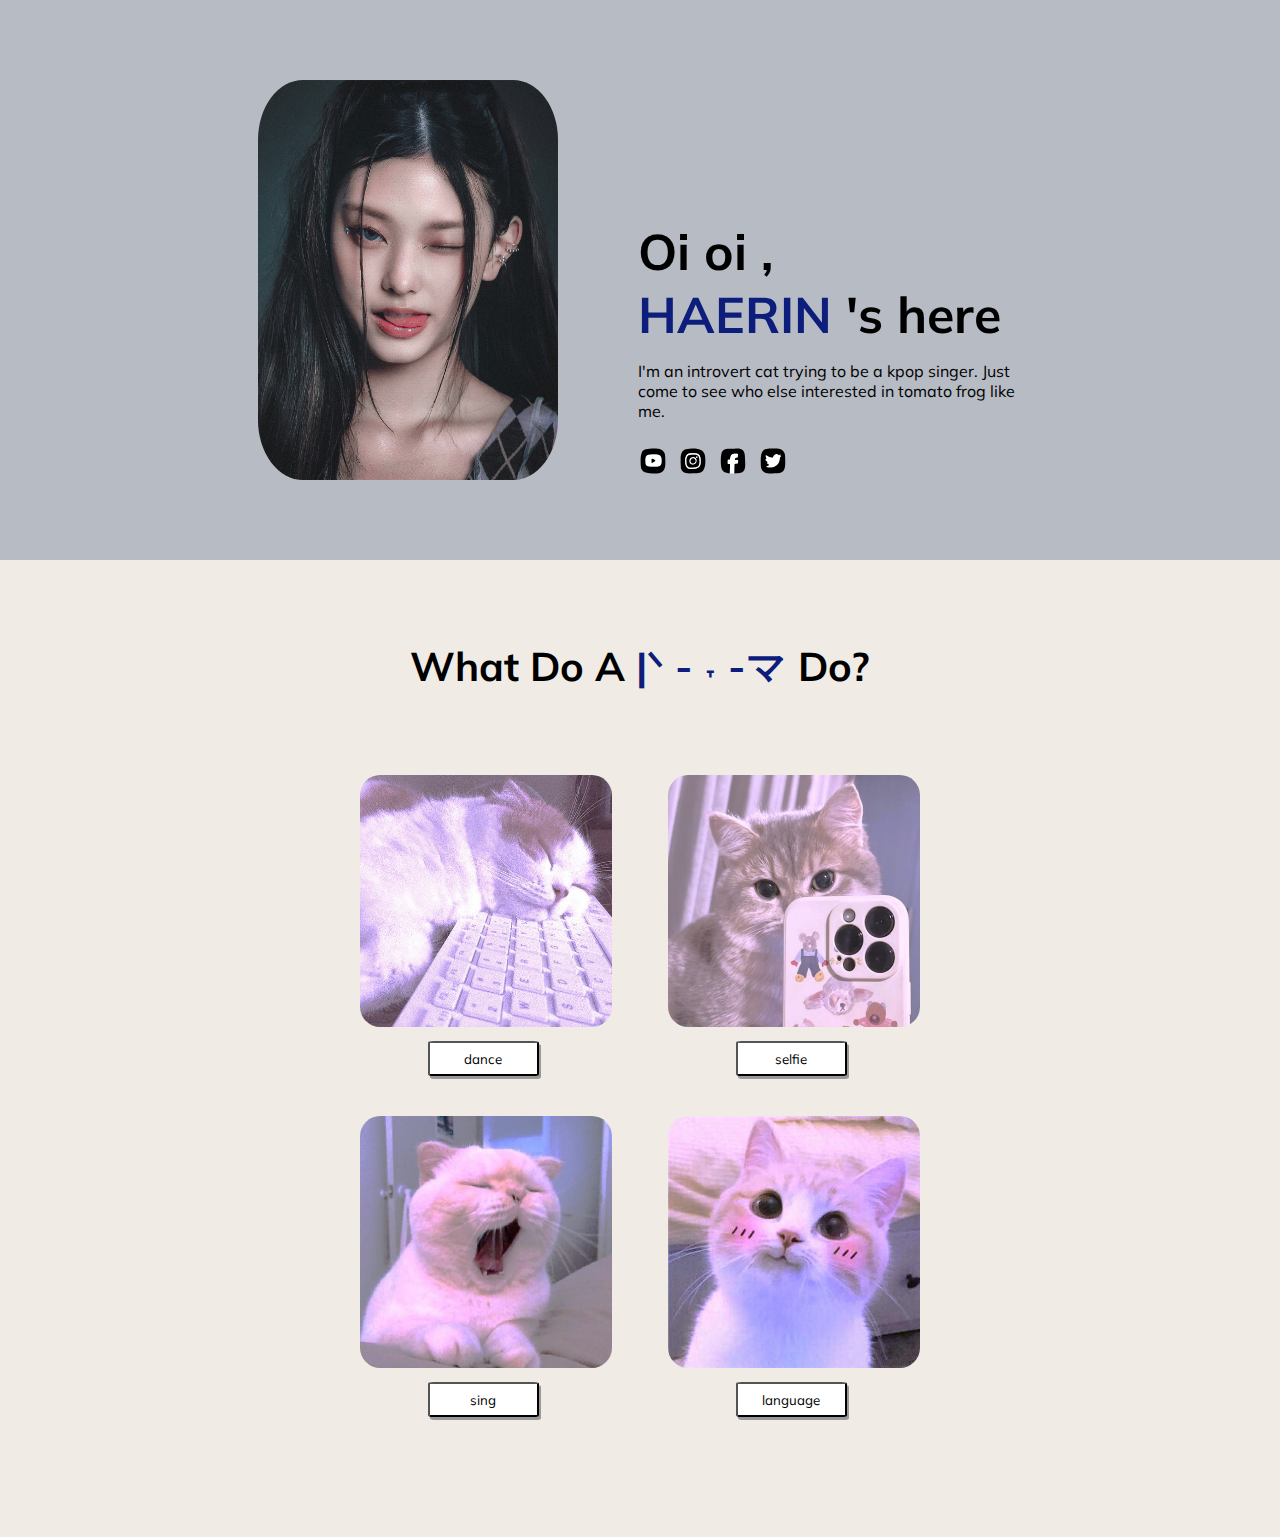
<file: index.html>
<!DOCTYPE html>
<html lang="en">
<head>
  <meta charset="UTF-8">
  <meta name="viewport" content="width=device-width, initial-scale=1.0">
  <title>Portfolio</title>
  <link rel="stylesheet" href="main.css" />
  <link rel="preconnect" href="https://fonts.googleapis.com">
  <link rel="preconnect" href="https://fonts.gstatic.com" crossorigin>
  <link href="https://fonts.googleapis.com/css2?family=Kalam&family=Kanit:wght@400;500&family=Libre+Baskerville&family=Monomaniac+One&family=Mulish&family=Pacifico&family=Playpen+Sans&display=swap" rel="stylesheet">
</head>

<body>
  <div class="heading">
    <div class="item profile">
      <img src="header/profile-img.jpg"/>
    </div>
    <div class="item intro">
      <h1>Oi oi ,<br/><span class="cat">HAERIN</span> 's here</h1>
      <p>
        I'm an introvert cat trying to be a kpop singer. Just come to see who else interested in tomato frog like me.
      </p>
      <div class="sns">
        <a href="https://youtube.com/@NewJeans_official"><img src="header/youtube.svg" height="30px"/></a>
        <a href="https://instagram.com/newjeans_official"><img src="header/instagram.svg" height="30px"/></a>
        <a href="https://facebook.com/official.newjeans"><img src="header/facebook.svg" height="30px"/></a>
        <a href="https://twitter.com/NewJeans_ADOR"><img src="header/twitter.svg" height="30px"/></a>
      </div>
    </div>
  </div>

  <div class="content">
    <h2>What Do A<span class="cat"> |ᐠ - ˕ -マ</span> Do?</h2>
      <div class="container">
        <div class="dance box">
          <img src="images/buttons/dance.jpg"/>
          <button class="dance btn">dance</button>
        </div>
        <div class="sing box">
          <img src="images/buttons/sing.jpg"/>
          <button class="dance btn">sing</button>
        </div>
        <div class="selfie box">
          <img src="images/buttons/selfie.jpg"/>
          <button class="dance btn">selfie</button>
        </div>
        <div class="language box">
          <img src="images/buttons/language.jpg"/>
          <button class="dance btn">language</button>
        </div>
      </div>
  </div>



  <script src="https://ajax.googleapis.com/ajax/libs/jquery/3.7.1/jquery.min.js"></script>
  <script src="index.js" charset="utf-8"></script>
</body>
</html>
</file>
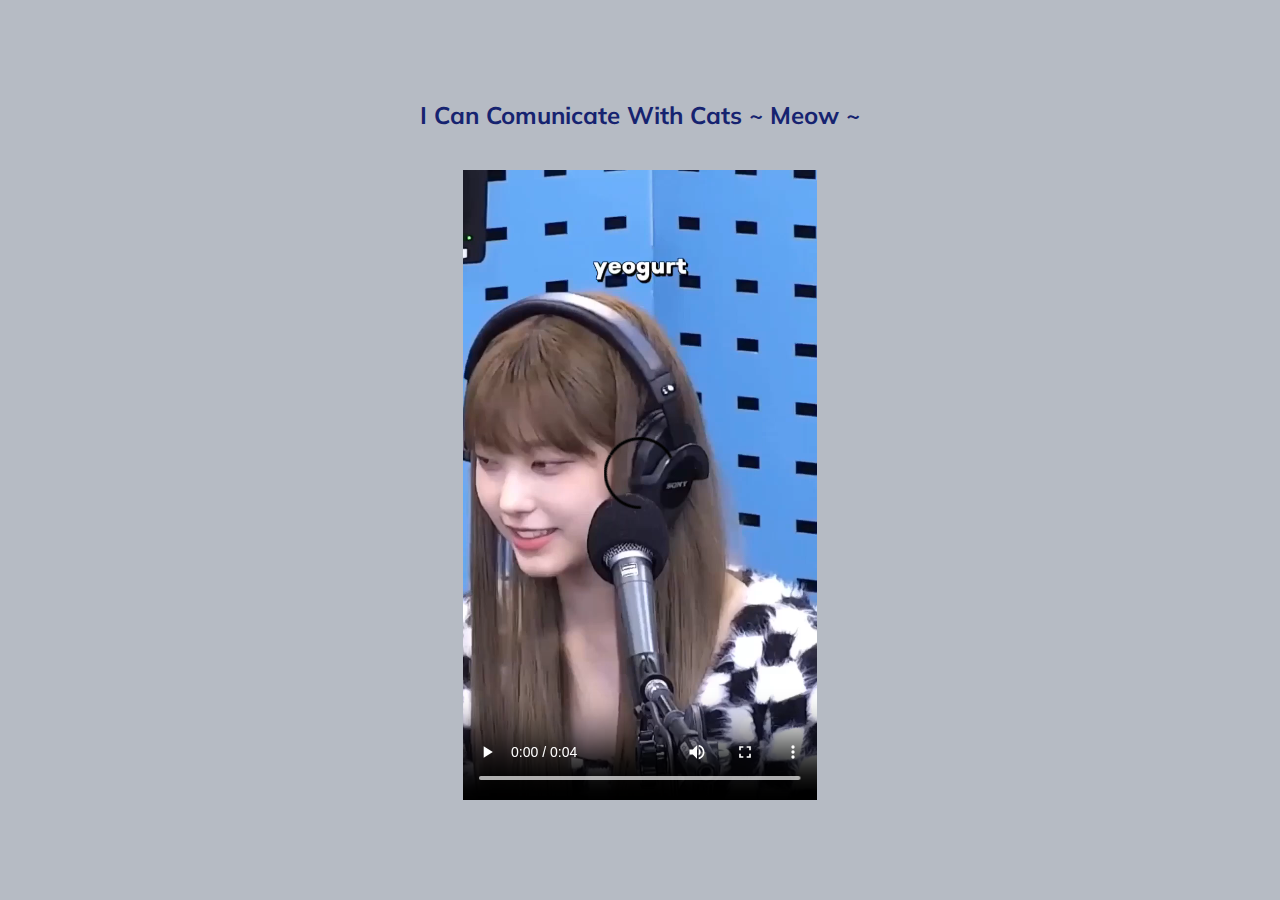
<file: images/webpage/language.html>
<!DOCTYPE html>
<html lang="en">
<head>
  <meta charset="UTF-8">
  <meta name="viewport" content="width=device-width, initial-scale=1.0">
  <title>I Can Comunicate With Cats ~ Meow ~</title>
  <link rel="stylesheet" href="../../sub.css" />
  <link rel="preconnect" href="https://fonts.googleapis.com">
  <link rel="preconnect" href="https://fonts.gstatic.com" crossorigin>
  <link href="https://fonts.googleapis.com/css2?family=Kalam&family=Kanit:wght@400;500&family=Libre+Baskerville&family=Monomaniac+One&family=Mulish&family=Pacifico&family=Playpen+Sans&display=swap" rel="stylesheet">
</head>
<body>
  <div class="meow">
    <h2>
      I Can Comunicate With Cats ~ Meow ~
    </h2>
    <video height="70%" controls="controls">
      <source src="../videos/meow.mp4" type="video/mp4" />
     </video>
    </div>
</body>
</html>
</file>
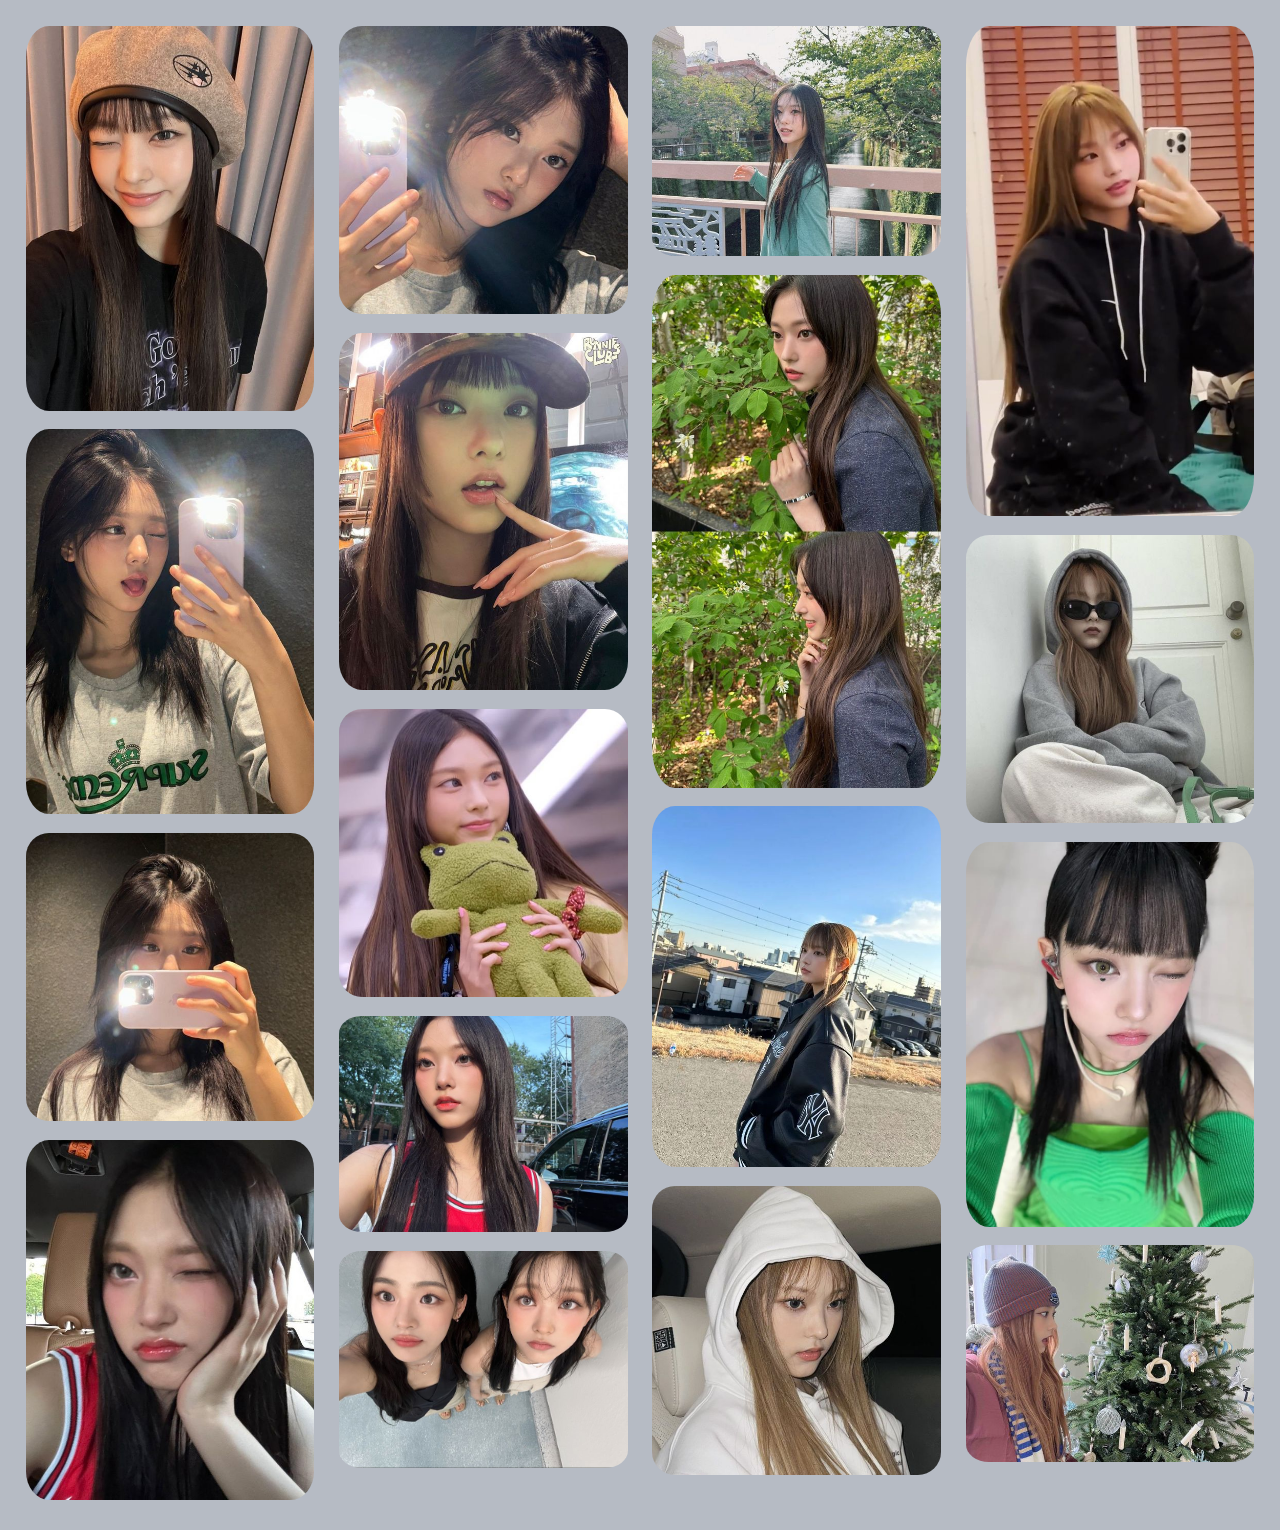
<file: images/webpage/selfie.html>
<!DOCTYPE html>
<html lang="en">
<head>
  <meta charset="UTF-8">
  <meta name="viewport" content="width=device-width, initial-scale=1.0">
  <title>Look at this cute cat</title>
  <link rel="stylesheet" href="../../sub.css" />
</head>
<body>
  <div class="container">
    <div class="box"><img src="../haepics/img1.jpg"/></div>
    <div class="box"><img src="../haepics/img2.jpg"/></div>
    <div class="box"><img src="../haepics/img3.jpg"/></div>
    <div class="box"><img src="../haepics/img9.jpg"/></div>
    <div class="box"><img src="../haepics/img5.jpg"/></div>
    <div class="box"><img src="../haepics/img6.jpg"/></div>
    <div class="box"><img src="../haepics/img17.jpg"/></div>
    <div class="box"><img src="../haepics/img8.jpg"/></div>
    <div class="box"><img src="../haepics/img4.jpg"/></div>
    <div class="box"><img src="../haepics/img10.jpg"/></div>
    <div class="box"><img src="../haepics/img11.jpg"/></div>
    <div class="box"><img src="../haepics/img12.jpg"/></div>
    <div class="box"><img src="../haepics/img13.jpg"/></div>
    <div class="box"><img src="../haepics/img14.jpg"/></div>
    <div class="box"><img src="../haepics/img15.jpg"/></div>
    <div class="box"><img src="../haepics/img7.jpg"/></div>
    <div class="box"><img src="../haepics/img16.jpg"/></div>
  </div>
</body>
</html>
</file>
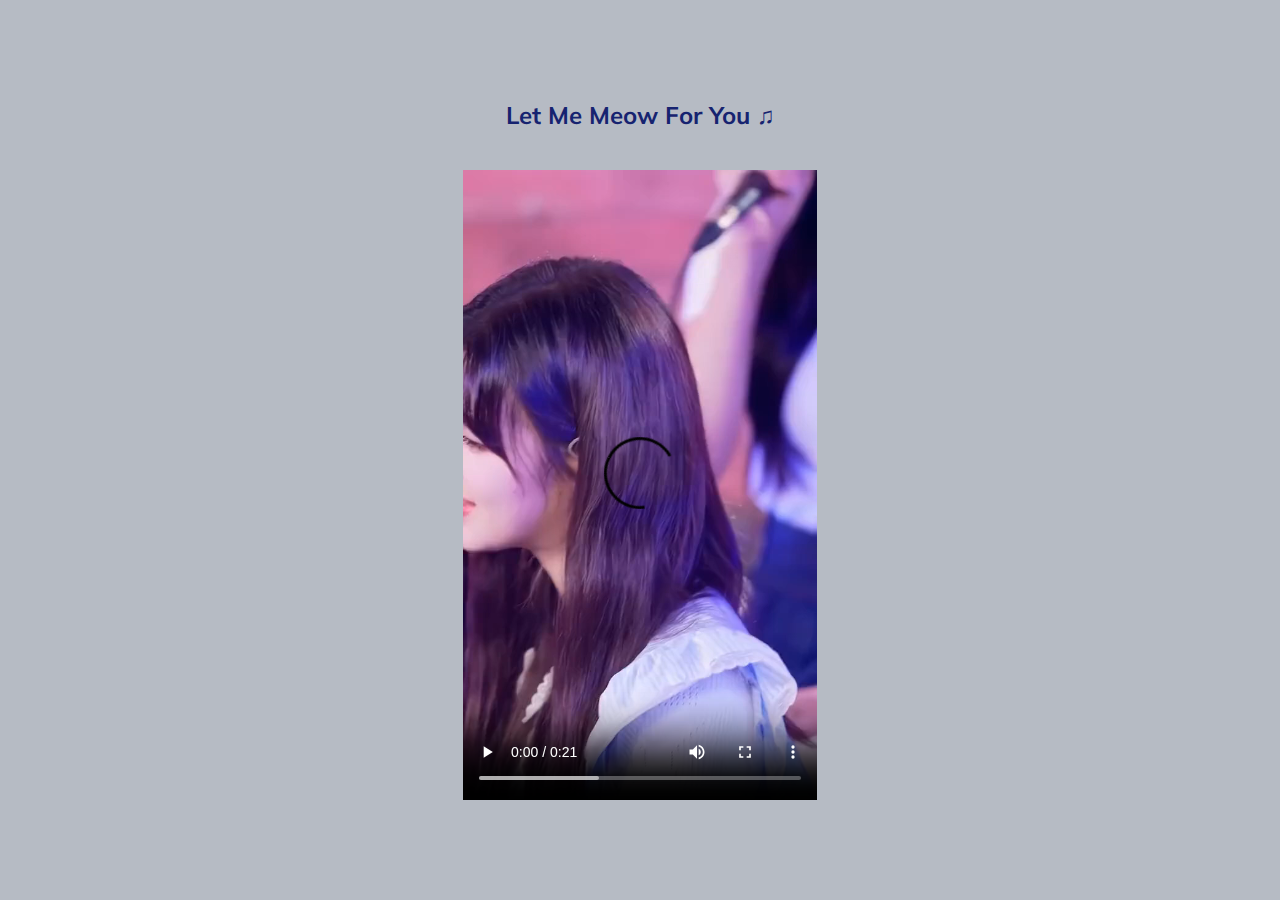
<file: images/webpage/sing.html>
<!DOCTYPE html>
<html lang="en">
  <head>
    <meta charset="UTF-8">
    <meta name="viewport" content="width=device-width, initial-scale=1.0">
    <title>Watch How I Move</title>
    <link rel="stylesheet" href="../../sub.css" />
    <link rel="preconnect" href="https://fonts.googleapis.com">
    <link rel="preconnect" href="https://fonts.gstatic.com" crossorigin>
    <link href="https://fonts.googleapis.com/css2?family=Kalam&family=Kanit:wght@400;500&family=Libre+Baskerville&family=Monomaniac+One&family=Mulish&family=Pacifico&family=Playpen+Sans&display=swap" rel="stylesheet">
  </head>
  <body>
    <div class="sing">
      <h2>
        Let Me Meow For You ♫
      </h2>
      <video height="70%" controls="controls">
        <source src="../videos/sing.mp4" type="video/mp4" />
        </video>
      </div>
  </body>
</html>
</file>
<file: main.css>
*
{
  margin: 0px;
  padding: 0px;
  box-sizing: border-box;
  font-family: 'Mulish', sans-serif;
}

.heading {
  display: flex;
  flex-direction: row;
  height: 560px;
  justify-content: center;
  align-items: end;
  background-color: #B6BBC4;
}

.profile {
  height: 400px;
  width: fit-content;
  margin: 80px 40px;
}

.profile img {
  height: 100%;
  border-radius: 15%;
}

.intro {
  display: flex;  
  flex-direction: column;
  width: 30%;
  margin: 80px 40px;
}

h1 {
  padding: 0px;
  margin: 0px;
  font-size: 50px;
}

.intro p {
  margin: 15px 0px 25px 0px;
}

.sns {
  display: flex;
  flex-direction: row;
}

.sns a {
  margin-right: 10px;
}

.content {
  background-color: #F0ECE5;
  padding: 80px;
}

h2 {
  margin: 0px 0px 80px 0px;
  text-align: center;
  font-size: 40px
}

/* ----------------------------------------------------- */
.container {
  margin: 0 25%;
  columns: 2;
  column-gap: 10%;
}

.container img 
{
  width: 100%;
  border-radius: 8%;
}

.container .btn 
{
  width: 44%;
  height: 35px;
  margin: 10px 27% 40px 27%;
  background-color: white;
  border-radius: 5%;
  cursor: pointer;  
  box-shadow: 2px 3px #999;
}

.cat {
  color: rgb(12, 29, 123);
}

@media (max-width:1200px)
{
  .container
  {
    margin: 0 15%;
    column-gap: 10%;
  }
}

@media (max-width:820px)
{
  .container
  {
    margin: 0 8%;
    column-gap: 10%;
  }

  .heading {
    height: 400px;
  }
  
  .profile {
    height: 320px;
    width: fit-content;
    margin: 40px 15px;
  }

  .intro {
    width: 50%;
    margin: 40px 15px;
  }
  
  h1 {
    font-size: 35px;
  }
}

@media (max-width:585px)
{
  .container
  {
    columns: 1;
    margin: 15%;
  }

  .heading {
    flex-direction: column;
    height: fit-content;
    align-items: center;
  }
  
  .profile {
    height: 280px;
    width: fit-content;
    margin: 40px 0px 0px 0px;
  }

  .intro {
    align-self: center;
    width: 70%;
    margin: 20px 15px;
  }
  
  .intro * {
    text-align: center;
  }

  .sns {
    align-self: center;
  }
  
  .sns a {
    margin: 0 5px;
  }

  h1 {
    font-size: 25px;
  }

  h2 {
    font-size: 20px;
    margin: 30px 0px;
  }
}
</file>
<file: sub.css>
body {
  margin: 0px;
  padding: 0px;
  background-color: #B6BBC4;
}

.meow, .sing, .dance {
  display: flex;
  flex-direction: column;
  height: 100vh;
  justify-content: center;
  align-items: center;
  font-family: 'Mulish', sans-serif;
}

h2 {
  color: rgb(22, 35, 112);
  margin: 0px 0px 40px 0px;
}

* {
  margin: 0;
  padding: 0;
  box-sizing: border-box;
  }
  
  .container {
    /* width: 1400px; */
    margin: 2% 2%;
    columns: 4;
    column-gap: 2%;
  }
  
  .container .box {
    width: 100%;
    margin-bottom: 5%;
  }
  
  .container .box img {
    max-width: 100%;
    border-radius: 8%;
  }
  
  @media (max-width: 1200px) {
    .container 
    {
      columns: 3;
    }
  }
  
  @media (max-width: 768px) {
    .container
    {
      columns: 2;
    }
  }
  
  @media (max-width: 768px) {
    .container
    {
      columns: 2;
    }
  }
  
  @media (max-width: 480px)
  {
    .container
    {
      columns: 1;
    }
  }
</file>
